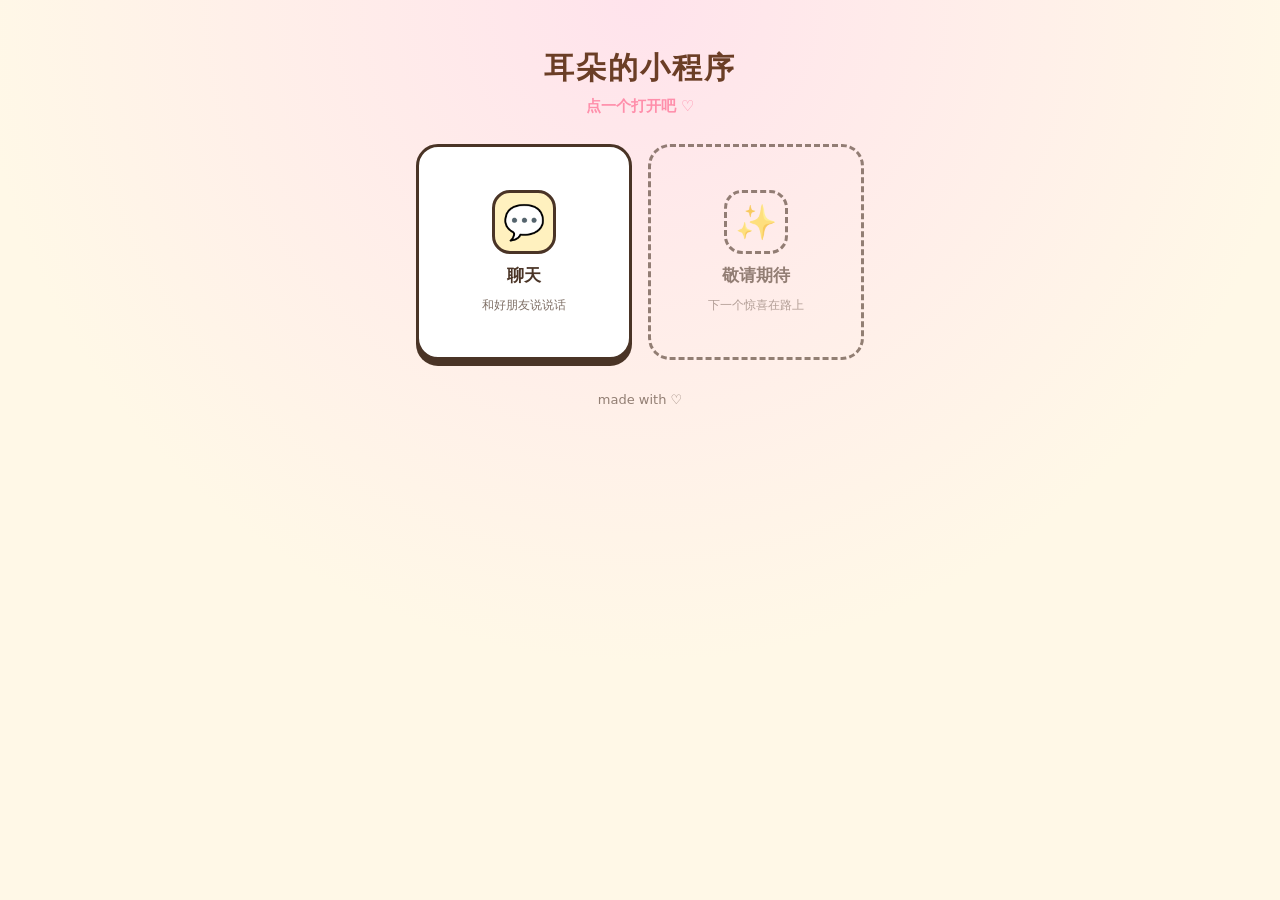
<file: index.html>
<!doctype html>
<html lang="zh">
<head>
<meta charset="utf-8">
<meta name="viewport" content="width=device-width,initial-scale=1,maximum-scale=1,user-scalable=no">
<meta name="theme-color" content="#FFF8E7" media="(prefers-color-scheme: light)">
<meta name="theme-color" content="#1f1a1d" media="(prefers-color-scheme: dark)">
<title>耳朵的小程序</title>
<style>
  :root{
    --cream:#FFF8E7; --pink:#FF8FAB; --pink2:#FFC2D1; --choco:#6B3E26;
    --biscuit:#E9B872; --ink:#4a3426; --yellow:#FFF1BF;
    --line:#4a3426; --surface:#fff; --glow:#FFE3EC; --pink-text:#FF8FAB; color-scheme:light;
  }
  @media (prefers-color-scheme: dark){
    :root{
      --cream:#1f1a1d; --pink2:#4a2f3b; --choco:#f3cfae; --ink:#f3e8e0; --yellow:#4d4326;
      --line:#a08b95; --surface:#2b2428; --glow:#3a2433; --pink-text:#ff9db6; color-scheme:dark;
    }
  }
  *,*::before,*::after{box-sizing:border-box;margin:0;padding:0;-webkit-tap-highlight-color:transparent}
  html,body{min-height:100%}
  body{
    background:radial-gradient(circle at 50% 0%,var(--glow) 0%,var(--cream) 60%) fixed;
    color:var(--ink);
    font-family:"PingFang SC","Hiragino Sans GB","Apple SD Gothic Neo","Noto Sans KR","Microsoft YaHei",system-ui,sans-serif;
    user-select:none;
  }
  #bg{position:fixed;inset:0;pointer-events:none;overflow:hidden;z-index:0}
  .float{position:absolute;bottom:-40px;font-size:20px;opacity:.45;animation:up linear infinite}
  @keyframes up{to{transform:translateY(-115vh) rotate(30deg)}}

  main{position:relative;z-index:1;max-width:480px;margin:0 auto;padding:48px 16px 40px}
  header{text-align:center;margin-bottom:28px}
  h1{font-size:30px;font-weight:900;color:var(--choco);letter-spacing:2px}
  h1 span{display:inline-block;animation:bob 1.8s ease-in-out infinite}
  @keyframes bob{50%{transform:translateY(-6px)}}
  .sub{margin-top:8px;font-size:15px;color:var(--pink-text);font-weight:700}

  .grid{display:grid;grid-template-columns:1fr 1fr;gap:16px}
  .app{
    display:flex;flex-direction:column;align-items:center;justify-content:center;gap:10px;
    aspect-ratio:1/1;padding:14px;text-align:center;text-decoration:none;color:var(--ink);
    background:var(--surface);border:3px solid var(--line);border-radius:22px;box-shadow:0 6px 0 var(--line);
    animation:pop .5s cubic-bezier(.3,1.6,.5,1) both;
  }
  .app:nth-child(2){animation-delay:.08s}.app:nth-child(3){animation-delay:.16s}.app:nth-child(4){animation-delay:.24s}
  @keyframes pop{from{opacity:0;transform:scale(.85) translateY(10px)}}
  a.app:active{transform:translateY(5px);box-shadow:0 1px 0 var(--line)}
  .icon{
    width:64px;height:64px;border-radius:18px;border:3px solid var(--line);
    display:flex;align-items:center;justify-content:center;font-size:34px;
  }
  .name{font-size:17px;font-weight:800}
  .desc{font-size:12px;opacity:.7;line-height:1.4}
  .app[hidden]{display:none}
  .app.soon{background:transparent;border-style:dashed;box-shadow:none;opacity:.6}
  .app.soon .icon{background:transparent;border-style:dashed}

  footer{text-align:center;margin-top:32px;font-size:13px;opacity:.6}
</style>
</head>
<body>
<div id="bg"></div>
<main>
  <header>
    <h1><span>耳</span><span>朵</span>的小程序</h1>
    <p class="sub">点一个打开吧 ♡</p>
  </header>

  <nav class="grid">
    <a class="app" id="peperoApp" href="pepero/" hidden>
      <div class="icon" style="background:var(--pink2)">🍫</div>
      <div class="name">11.11 빼빼로</div>
      <div class="desc">Pepero Day 的小礼物</div>
    </a>
    <a class="app" href="chat/">
      <div class="icon" style="background:var(--yellow)">💬</div>
      <div class="name">聊天</div>
      <div class="desc">和好朋友说说话</div>
    </a>
    <div class="app soon" aria-disabled="true">
      <div class="icon">✨</div>
      <div class="name">敬请期待</div>
      <div class="desc">下一个惊喜在路上</div>
    </div>
  </nav>

  <footer>made with ♡</footer>
</main>
<script src="pepero/access.js"></script>
<script>
if(window.PEPERO_OK) document.getElementById('peperoApp').hidden=false;
(function(){
  const bg=document.getElementById('bg'), items=['💗','🍫','✨','🎀','💕'];
  for(let i=0;i<14;i++){
    const s=document.createElement('span');
    s.className='float';
    s.textContent=items[i%items.length];
    s.style.left=Math.random()*100+'%';
    s.style.animationDuration=(9+Math.random()*9)+'s';
    s.style.animationDelay=(-Math.random()*18)+'s';
    bg.appendChild(s);
  }
})();
</script>
</body>
</html>
</file>
<file: pepero/css/base.css>
/* 基础：变量、背景、场景切换、通用组件（样式按顺序加载，顺序即层叠顺序，别随意调换） */
  :root{
    --cream:#FFF8E7; --pink:#FF8FAB; --pink2:#FFC2D1; --choco:#6B3E26;
    --biscuit:#E9B872; --ink:#4a3426; --yellow:#FFF1BF;
  }
  *,*::before,*::after{box-sizing:border-box;margin:0;padding:0;-webkit-tap-highlight-color:transparent}
  html,body{height:100%}
  body{
    background:radial-gradient(circle at 50% 0%,#FFE3EC 0%,var(--cream) 60%);
    color:var(--ink);
    font-family:"PingFang SC","Hiragino Sans GB","Apple SD Gothic Neo","Noto Sans KR","Microsoft YaHei",system-ui,sans-serif;
    overflow:hidden; user-select:none;
  }
  #bg{position:fixed;inset:0;pointer-events:none;overflow:hidden}
  .float{position:absolute;bottom:-40px;font-size:20px;opacity:.55;animation:up linear infinite}
  @keyframes up{to{transform:translateY(-115vh) rotate(30deg)}}

  main{position:relative;height:100%;max-width:480px;margin:0 auto}
  /* 手机 Safari：100% 会把底部工具栏算进去，用 dvh 取实际可见高度 */
  @supports (height:100dvh){ html,body,main{height:100dvh} }
  .scene{position:absolute;inset:0;display:none;flex-direction:column;align-items:center;justify-content:center;gap:18px;padding:24px 16px;text-align:center}
  .scene.active{display:flex;animation:fade .5s ease}
  @keyframes fade{from{opacity:0;transform:translateY(12px)}}

  .date{font-size:72px;font-weight:900;letter-spacing:4px;color:var(--choco);line-height:1}
  .date span{display:inline-block;animation:bob 1.6s ease-in-out infinite}
  .date span:nth-child(2){animation-delay:.1s}.date span:nth-child(4){animation-delay:.2s}.date span:nth-child(5){animation-delay:.3s}
  @keyframes bob{50%{transform:translateY(-8px)}}
  .sub{font-size:20px;color:var(--pink);font-weight:700;margin-top:-8px}
  h2{font-size:22px;color:var(--choco)}
  .hint{font-size:16px;opacity:.85}
  .hint.reply{opacity:1;background:#fff;border:3px solid var(--ink);border-radius:16px;padding:8px 14px;font-weight:700;line-height:1.5;max-width:340px}
  .hidden{visibility:hidden}
  .visits{min-height:30px;font-size:14px;font-weight:700;opacity:0;transition:opacity .6s}
  .visits.on{opacity:1}
  .visits span{display:inline-block;background:#fff;border:2px solid var(--ink);border-radius:999px;padding:3px 12px}

  .btn{
    border:3px solid var(--ink);background:var(--pink);color:#fff;font-size:18px;font-weight:800;
    padding:12px 28px;border-radius:999px;box-shadow:0 5px 0 var(--ink);cursor:pointer;font-family:inherit
  }
  .btn:active{transform:translateY(4px);box-shadow:0 1px 0 var(--ink)}
  .btn.ghost{background:#fff;color:var(--ink)}
</file>
<file: pepero/css/gift.css>
/* 1. 拆礼物（样式按顺序加载，顺序即层叠顺序，别随意调换） */
  /* gift */
  .gift{position:relative;width:190px;height:265px;cursor:pointer}
  .bunny svg,.pop svg{width:100%;height:auto;display:block}
  .gift.shake{animation:shake 1.2s ease-in-out infinite}
  @keyframes shake{0%,60%,100%{transform:rotate(0)}65%{transform:rotate(-6deg)}75%{transform:rotate(6deg)}85%{transform:rotate(-3deg)}}
  .box{position:absolute;bottom:0;left:10px;width:170px;height:130px;background:var(--pink);border:4px solid var(--ink);border-radius:10px;z-index:2}
  .ribbon{position:absolute;bottom:0;left:84px;width:22px;height:130px;background:#FFE066;border-left:4px solid var(--ink);border-right:4px solid var(--ink);z-index:3}
  .lid{position:absolute;bottom:118px;left:0;width:190px;height:36px;background:#FF6F94;border:4px solid var(--ink);border-radius:10px;z-index:4;transition:transform .7s cubic-bezier(.3,1.6,.5,1),opacity .7s}
  .lid::after{content:"";position:absolute;left:80px;top:-4px;width:22px;height:36px;background:#FFE066;border-left:4px solid var(--ink);border-right:4px solid var(--ink)}
  .gift.open .lid{transform:translate(70px,-120px) rotate(35deg);opacity:0}
  .pop{position:absolute;left:30px;bottom:40px;width:130px;z-index:1;transform:translateY(60px) scale(.6);opacity:0;transition:all .6s cubic-bezier(.3,1.7,.5,1) .25s}
  .gift.open .pop{transform:translateY(-78px) scale(1);opacity:1}
  .bubble{position:absolute;background:#fff;border:3px solid var(--ink);border-radius:16px;padding:4px 12px;font-weight:900;font-size:20px;white-space:nowrap}
  .pop .bubble{right:-52px;top:4px;transform:rotate(8deg);z-index:2}
</file>
<file: pepero/css/make.css>
/* 2. 做 Pepero（样式按顺序加载，顺序即层叠顺序，别随意调换） */
  /* make */
  #s-make{gap:12px;padding-top:12px;padding-bottom:12px}
  .stage{display:flex;align-items:flex-end;justify-content:center;gap:16px;height:min(300px,34vh);flex:none}
  .stage .bunny{width:min(120px,15vh);margin-bottom:6px}
  .stick{position:relative;width:24px;height:100%;background:var(--biscuit);border:3px solid var(--ink);border-radius:12px;overflow:hidden}
  .coat{position:absolute;top:0;left:0;right:0;height:0;transition:height .9s cubic-bezier(.4,1.4,.5,1),background .3s;border-bottom:3px solid var(--ink)}
  .coat.on{height:72%}
  .sp{position:absolute;width:5px;height:9px;border-radius:3px}
  .row{display:flex;flex-wrap:wrap;gap:10px;justify-content:center}
  .chip{border:3px solid var(--ink);border-radius:999px;padding:7px 14px;font-weight:700;font-size:15px;background:#fff;cursor:pointer;font-family:inherit;color:var(--ink)}
  .chip.sel{background:var(--yellow);box-shadow:0 0 0 3px var(--pink)}
  .chip i{display:inline-block;width:12px;height:12px;border-radius:50%;margin-right:6px;vertical-align:-1px;border:2px solid var(--ink)}
</file>
<file: pepero/css/game.css>
/* 3. 接 Pepero 小游戏（样式按顺序加载，顺序即层叠顺序，别随意调换） */
  /* game */
  #s-game{justify-content:flex-start;padding:12px 0 0;gap:6px}
  .hud{display:flex;justify-content:space-between;align-items:center;width:100%;padding:0 16px;font-weight:800;font-size:18px}
  .bar{flex:1;height:16px;margin:0 12px;border:3px solid var(--ink);border-radius:99px;background:#fff;overflow:hidden}
  .bar div{height:100%;width:0;background:var(--pink);transition:width .25s}
  canvas{flex:1;width:100%;min-height:0;touch-action:none;display:block}
  .mini-stick{display:inline-block;width:8px;height:26px;border:2px solid var(--ink);border-radius:4px;background:linear-gradient(var(--choco) 0 66%,var(--biscuit) 66%);transform:rotate(18deg)}
  .overlay{position:absolute;inset:0;display:flex;align-items:center;justify-content:center;padding:16px;background:rgba(255,248,231,.88);z-index:5}
  .overlay.off{display:none}
  .howto-card{background:#fff;border:4px solid var(--ink);border-radius:22px;box-shadow:0 8px 0 var(--ink);padding:20px 18px;width:100%;max-width:340px;text-align:left;display:flex;flex-direction:column;gap:12px}
  .howto-card h3{text-align:center;font-size:20px;color:var(--choco)}
  .rule{display:flex;align-items:center;gap:12px;font-size:16px;line-height:1.4}
  .rule>i{flex:none;width:38px;height:38px;display:flex;align-items:center;justify-content:center;font-size:22px;font-style:normal;background:var(--yellow);border:2px solid var(--ink);border-radius:50%}
  .small{font-size:13px;opacity:.7;text-align:center}
  .howto-card .btn{align-self:center;margin-top:4px}
  .big{position:absolute;left:0;right:0;top:36%;text-align:center;font-size:42px;font-weight:900;color:var(--pink);-webkit-text-stroke:2px var(--ink);pointer-events:none;opacity:0;z-index:4}
  .big.show{animation:bigpop .9s ease forwards}
  @keyframes bigpop{0%{opacity:0;transform:scale(.5)}20%{opacity:1;transform:scale(1.15)}35%{transform:scale(1)}80%{opacity:1}100%{opacity:0;transform:scale(1)}}
  body.playing #bg{display:none}
</file>
<file: pepero/css/letter.css>
/* 4. 信（样式按顺序加载，顺序即层叠顺序，别随意调换） */
  /* letter */
  .card{
    background:#fff;border:4px solid var(--ink);border-radius:22px;padding:22px 20px 18px;width:100%;
    box-shadow:0 8px 0 var(--ink);text-align:left;position:relative;overflow:auto;flex:0 1 auto;min-height:0
  }
  #s-letter{gap:12px;padding-top:12px;padding-bottom:16px}
  @media (max-height:620px){
    #s-letter{gap:8px;padding-top:8px;padding-bottom:10px}
    .peek{width:72px}
    .card{padding:16px 16px 12px}
    .card .to{font-size:18px;margin-bottom:8px}
    .card .msg{font-size:15px;line-height:1.6;min-height:0}
    .card .from{margin-top:8px}
    .ko{font-size:18px}
    #s-letter .btn{padding:9px 20px;font-size:16px}
  }
  .card .to{font-weight:900;font-size:20px;margin-bottom:12px;color:var(--choco);line-height:1.5}
  .to-title{display:inline-block;font-size:14px;font-weight:800;color:#fff;background:var(--pink);border:2px solid var(--ink);border-radius:999px;padding:1px 10px;vertical-align:3px}
  .card .msg{font-size:16px;line-height:1.7;min-height:7em;white-space:pre-wrap}
  .card .msg .cur{display:inline-block;width:2px;height:1em;background:var(--ink);vertical-align:-2px;animation:blink 1s steps(1) infinite}
  @keyframes blink{50%{opacity:0}}
  .card .from{text-align:right;margin-top:14px;font-weight:800}
  .peek{width:92px;flex:none;margin-bottom:-12px;z-index:2}
  .ko{font-size:22px;font-weight:900;color:var(--pink)}
  .rain{position:fixed;top:-60px;width:10px;height:56px;border-radius:5px;border:2px solid var(--ink);pointer-events:none;z-index:50;animation:fall linear forwards}
  @keyframes fall{to{transform:translateY(115vh) rotate(var(--r))}}
  .jump{animation:jump .5s ease}
  @keyframes jump{40%{transform:translateY(-22px) scale(1.05,.95)}}
</file>
<file: pepero/css/eggs.css>
/* 彩蛋、弹窗、吐司（样式按顺序加载，顺序即层叠顺序，别随意调换） */
  /* ===== 彩蛋 ===== */
  body{-webkit-touch-callout:none}
  img{-webkit-user-drag:none}
  .date span{cursor:pointer}
  .d-stick{display:inline-block;width:20px;height:60px;border:3px solid var(--ink);border-radius:10px;background:linear-gradient(var(--choco) 0 64%,var(--biscuit) 64%);vertical-align:-2px;margin:0 6px;animation:stickin .45s cubic-bezier(.3,1.7,.5,1)}
  @keyframes stickin{from{transform:scale(0) rotate(-90deg)}}
  .gift.pressing{animation:pressing .12s linear infinite}
  @keyframes pressing{0%,100%{transform:rotate(-4deg)}50%{transform:rotate(4deg)}}
  .gift.peek .lid{transform:translate(-4px,-20px) rotate(-10deg)}
  .note{position:absolute;left:50%;top:-6px;transform:translate(-50%,-100%) rotate(-3deg);background:#FFFBEA;border:3px solid var(--ink);border-radius:12px;padding:8px 12px;font-size:14px;font-weight:700;white-space:nowrap;z-index:6;opacity:0;pointer-events:none;transition:opacity .3s}
  .note.on{opacity:1}
  .boing{animation:boing .6s ease;transform-origin:50% 100%}
  @keyframes boing{20%{transform:scale(.92,1.12)}45%{transform:scale(1.08,.9)}70%{transform:scale(.97,1.04)}}
  .party{animation:party 1.4s ease;transform-origin:50% 60%}
  @keyframes party{0%{transform:none}25%{transform:translateY(-30px) rotate(180deg) scale(1.1)}50%{transform:translateY(0) rotate(360deg)}70%{transform:translateY(-18px) rotate(360deg)}100%{transform:rotate(360deg)}}
  .burst{position:fixed;z-index:55;pointer-events:none;font-weight:900;font-size:20px;color:var(--pink);-webkit-text-stroke:1px var(--ink);animation:burst 1.3s ease-out forwards;white-space:nowrap}
  @keyframes burst{0%{opacity:0;transform:translate(-50%,-50%) scale(.4)}15%{opacity:1}100%{opacity:0;transform:translate(calc(-50% + var(--dx)),calc(-50% + var(--dy))) scale(1.1)}}
  .rainbow-dot{background:linear-gradient(90deg,#FF6F94,#FFE066,#A6E3A1,#7BD3EA,#C3A6FF)!important}
  .chip.new{animation:stickin .5s cubic-bezier(.3,1.7,.5,1)}
  .love{position:absolute;left:16px;right:16px;top:20%;z-index:4;text-align:center;pointer-events:none;opacity:0;transition:opacity .4s}
  .love.on{opacity:1}
  .love span{display:inline-block;background:#FFF6D6;border:3px solid #C99A00;border-radius:16px;padding:10px 16px;font-size:18px;font-weight:800;color:var(--choco);box-shadow:0 4px 0 #C99A00}
  .card{transition:transform .25s ease-in}
  .card.flip{transform:rotateY(90deg)}
  .card.ps{background:#FFFBEA}
  body.gold-day .date{color:#D99A00;text-shadow:0 0 14px #FFE066}
  .meteor{position:fixed;z-index:52;width:140px;height:3px;border-radius:3px;background:linear-gradient(90deg,rgba(255,224,102,0),#FFE066 70%,#fff);pointer-events:none;transform:rotate(-30deg);animation:meteor 1.6s ease-in forwards}
  @keyframes meteor{from{opacity:1;translate:0 0}to{opacity:0;translate:-110vw 60vw}}
  .wish{position:fixed;left:50%;top:40%;transform:translate(-50%,-50%);z-index:56;background:rgba(43,29,20,.85);color:#FFE9A8;border-radius:18px;padding:16px 22px;font-size:20px;font-weight:800;text-align:center;opacity:0;pointer-events:none;transition:opacity .6s;white-space:nowrap}
  .wish.on{opacity:1}
  .note-modal{position:fixed;inset:0;z-index:65;background:rgba(74,52,38,.4);display:flex;align-items:center;justify-content:center;padding:24px 16px;opacity:0;pointer-events:none;transition:opacity .35s}
  .note-modal.on{opacity:1;pointer-events:auto}
  .note-card{position:relative;background:#FFFBEA;border:4px solid var(--ink);border-radius:24px;box-shadow:0 8px 0 var(--ink);width:100%;max-width:340px;padding:64px 22px 20px;text-align:center;transform:scale(.8) translateY(20px);transition:transform .45s cubic-bezier(.3,1.6,.5,1)}
  .note-modal.on .note-card{transform:none}
  .note-bunny{position:absolute;left:50%;top:-58px;width:110px;transform:translateX(-50%)}
  .note-num{font-size:14px;font-weight:800;color:var(--pink);letter-spacing:1px}
  .note-text{font-size:19px;line-height:1.75;font-weight:700;color:var(--choco);margin:10px 0 18px}
  .toast{position:fixed;left:50%;top:12px;transform:translate(-50%,-140%);z-index:70;background:#fff;border:3px solid var(--ink);border-radius:999px;padding:8px 16px;font-weight:800;font-size:15px;box-shadow:0 4px 0 var(--ink);transition:transform .45s cubic-bezier(.3,1.5,.5,1);white-space:nowrap;cursor:pointer;max-width:calc(100vw - 32px);overflow:hidden;text-overflow:ellipsis}
  .toast.on{transform:translate(-50%,0)}
  .egg-btn{font-size:15px;padding:8px 16px}
  .book{position:fixed;inset:0;z-index:60;background:rgba(74,52,38,.45);display:none;align-items:center;justify-content:center;padding:16px}
  .book.on{display:flex}
  .book-card{background:#fff;border:4px solid var(--ink);border-radius:22px;box-shadow:0 8px 0 var(--ink);width:100%;max-width:380px;max-height:84vh;overflow:auto;padding:18px 16px 14px;text-align:left}
  .book-card h3{text-align:center;color:var(--choco);font-size:20px}
  .book-card .sum{text-align:center;font-size:13px;opacity:.7;margin:4px 0 8px}
  .egg{display:flex;gap:12px;align-items:center;padding:10px 2px;border-top:2px dashed #EADFCF}
  .egg i{flex:none;width:40px;height:40px;border-radius:50%;border:2px solid var(--ink);display:flex;align-items:center;justify-content:center;font-style:normal;font-size:20px;background:var(--yellow)}
  .egg.locked i{background:#EEE;filter:grayscale(1);opacity:.6}
  .egg b{display:block;font-size:15px}
  .egg small{display:block;font-size:13px;opacity:.7;line-height:1.4}
  .book-card .btn{display:block;margin:12px auto 2px}
</file>
